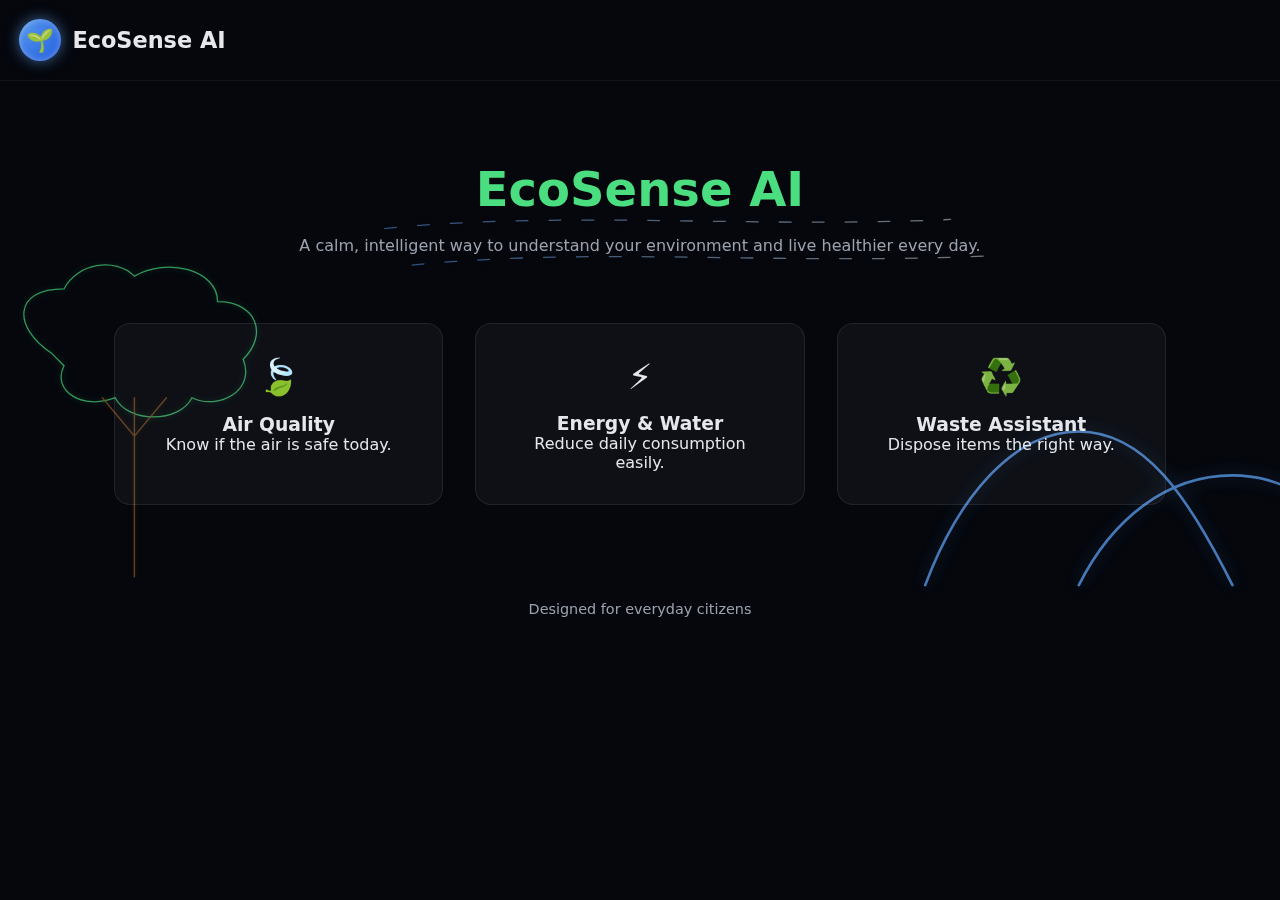
<file: index.html>
<!DOCTYPE html>
<html lang="en">
<head>
    <meta http-equiv="refresh" content="0; url=./frontend/index.html" />
    <title>Redirecting...</title>
</head>
<body>
    <p>If you are not redirected, <a href="./frontend/index.html">click here</a>.</p>
</body>
</html>
</file>
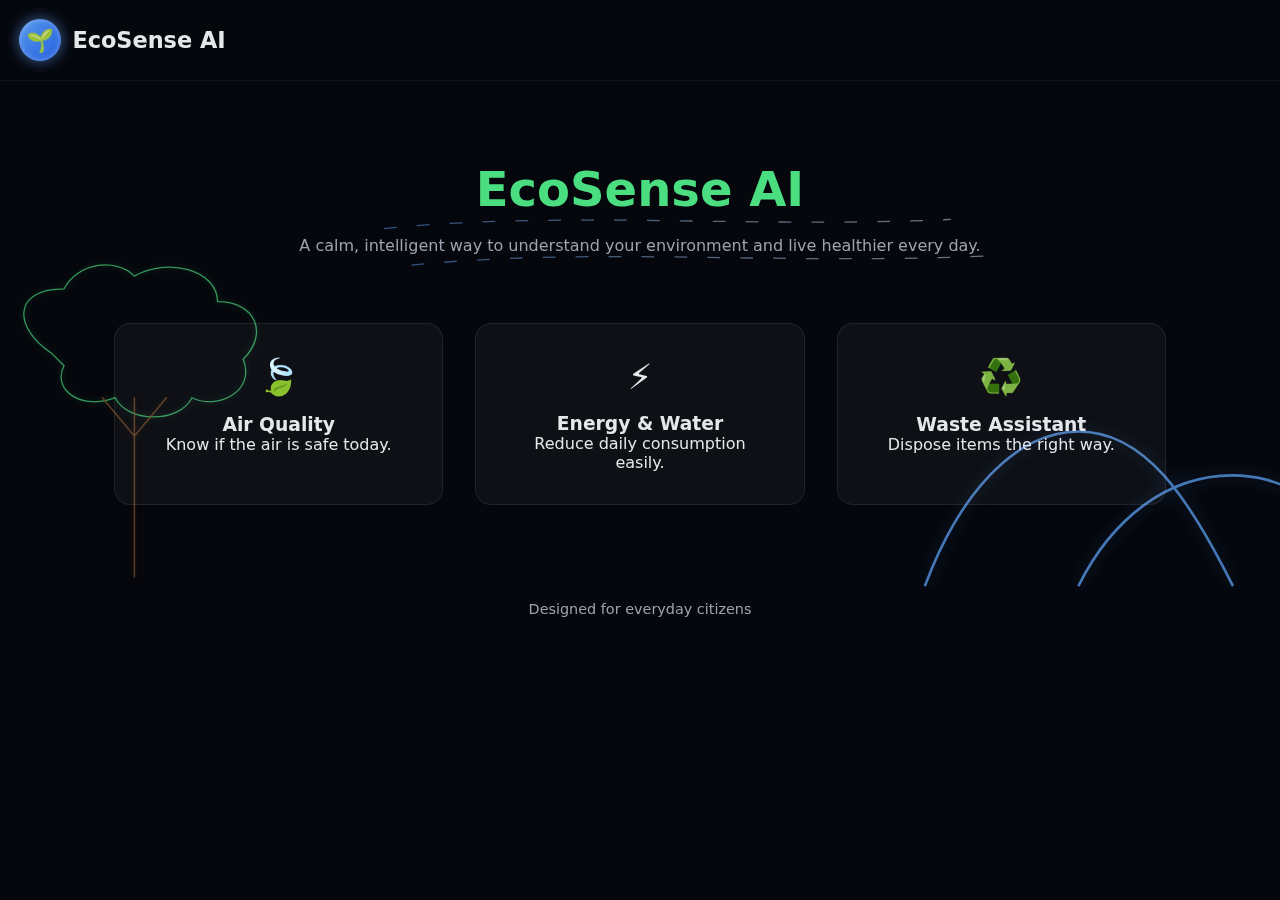
<file: frontend/index.html>
<!DOCTYPE html>
<html lang="en">
<head>
  <meta charset="UTF-8">
  <title>EcoSense AI</title>
  <meta name="viewport" content="width=device-width, initial-scale=1.0">
  <link rel="stylesheet" href="style.css">
</head>
<body>

<!-- BACKGROUND SCENE -->
<svg class="scene" viewBox="0 0 1400 800" preserveAspectRatio="xMidYMid slice">
  <defs>
    <linearGradient id="breezeGradient" x1="0%" y1="0%" x2="100%" y2="0%">
      <stop offset="0%" stop-color="#60a5fa"/>
      <stop offset="100%" stop-color="#f1f5f9"/>
    </linearGradient>
  </defs>

  <!-- TREE CANOPY -->
  <path
    d="
    M200 300
    C140 260, 140 200, 220 200
    C240 160, 300 150, 330 180
    C380 150, 460 170, 460 220
    C520 220, 540 270, 500 310
    C520 360, 460 390, 420 370
    C400 410, 320 410, 300 370
    C250 390, 200 360, 220 320
    Z
    "
    class="tree-leaves"
  />

  <!-- TREE TRUNK -->
  <path
    d="
    M330 370
    C330 460, 330 540, 330 650
    M330 430 L280 370
    M330 430 L380 370
    "
    class="tree-trunk"
  />

  <!-- MOUNTAINS -->
  <path
    d="
    M880 700
    C910 620, 960 560, 1020 560
    C1080 560, 1120 620, 1160 700

    M1020 700
    C1050 640, 1100 600, 1160 600
    C1220 600, 1260 640, 1300 700
    "
    class="mountains"
  />

  <!-- BREEZE -->
  <path d="M420 220 C620 200, 820 220, 1040 210" class="breeze"/>
  <path d="M450 260 C650 240, 850 260, 1080 250" class="breeze"/>
</svg>

<!-- HEADER -->
<header class="header">
  <div class="logo">
  <span class="logo-icon">🌱</span>
  <span>EcoSense AI</span>
</div>

</header>

<!-- MAIN CONTENT -->
<main class="main">
  <section class="hero">
    <h1>EcoSense AI</h1>
    <p>
      A calm, intelligent way to understand your environment  
      and live healthier every day.
    </p>
  </section>

  <section class="features">
    <a href="air-quality.html" class="card">
      <div class="icon">🍃</div>
      <h3>Air Quality</h3>
      <p>Know if the air is safe today.</p>
    </a>

    <a href="energy-water.html" class="card">
      <div class="icon">⚡</div>
      <h3>Energy & Water</h3>
      <p>Reduce daily consumption easily.</p>
    </a>

    <a href="waste-assistant.html" class="card">
      <div class="icon">♻️</div>
      <h3>Waste Assistant</h3>
      <p>Dispose items the right way.</p>
    </a>
  </section>
</main>

<footer class="footer">
  Designed for everyday citizens
</footer>

</body>
</html>
</file>
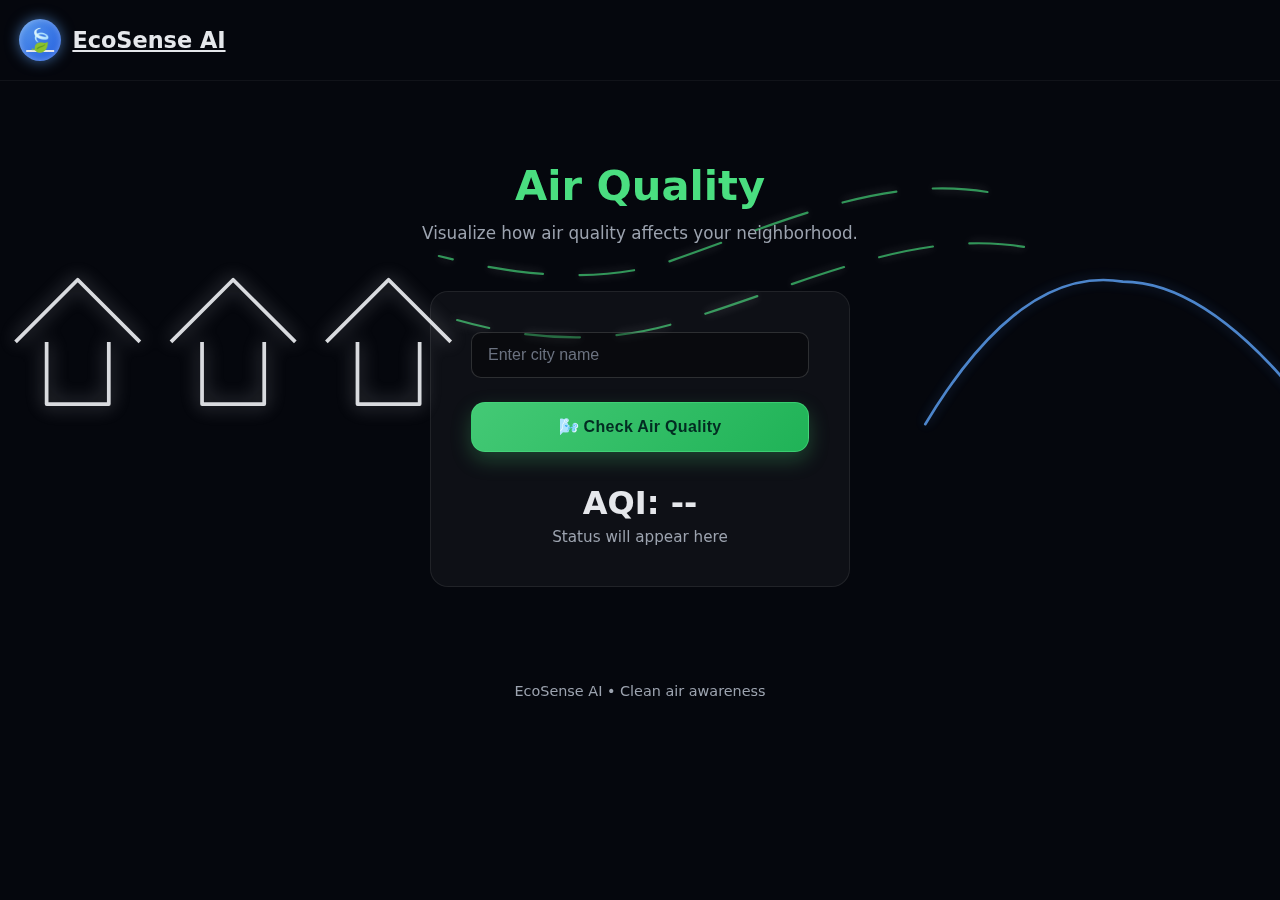
<file: frontend/air-quality.html>
<!DOCTYPE html>
<html lang="en">
<head>
  <meta charset="UTF-8">
  <title>Air Quality | EcoSense AI</title>
  <meta name="viewport" content="width=device-width, initial-scale=1.0">
  <link rel="stylesheet" href="style.css">

  <style>
    /* PAGE SCENE */
    .aqi-scene {
      position: fixed;
      inset: 0;
      z-index: 0;
      pointer-events: none;
      opacity: 0.95;
    }

    .mountains {
      fill: none;
      stroke: var(--blue);
      stroke-width: 2.4;
      filter: drop-shadow(0 0 6px rgba(96,165,250,0.45));
    }

    .houses {
      fill: none;
      stroke: #e5e7eb; /* brighter for visibility */
      stroke-width: 2.4;
      stroke-linejoin: round;
      filter: drop-shadow(0 0 6px rgba(229,231,235,0.5));
    }

    .air-flow {
  fill: none;
  stroke-width: 2.4;
  stroke-linecap: round;

  /* smooth flowing air */
  stroke-dasharray: 60 40;
  animation: airMove 10s linear infinite;

  filter: drop-shadow(0 0 6px rgba(255,255,255,0.45));
  opacity: 0.7;
}

    @keyframes airMove {
      from { stroke-dashoffset: 0; }
      to { stroke-dashoffset: -220; }
    }
  </style>
</head>
<body>

<!-- BACKGROUND SCENE -->
<svg class="aqi-scene" viewBox="0 0 1400 800" preserveAspectRatio="xMidYMid slice">

  <defs>
    <linearGradient id="airGradient" x1="0%" y1="0%" x2="100%" y2="0%">
      <stop id="airStart" offset="0%" stop-color="#4ade80"/>
      <stop id="airEnd" offset="100%" stop-color="#4ade80"/>
    </linearGradient>
  </defs>

  <!-- MOUNTAINS -->
  <g transform="translate(0, -80)">
  <path
    d="
    M880 620
    C940 520, 1000 480, 1060 490
    C1120 490, 1180 540, 1240 620
    "
    class="mountains"
  />
</g>


  <!-- HOUSES (CLEAR & BIGGER) -->
<!-- HOUSES (MOVED LEFT & UP FOR CENTER BALANCE) -->
<g transform="scale(1.7) translate(-510, -380)">
  <path
    d="
    M520 600
    L560 560 L600 600
    M540 600 V640 H580 V600

    M620 600
    L660 560 L700 600
    M640 600 V640 H680 V600

    M720 600
    L760 560 L800 600
    M740 600 V640 H780 V600
    "
    class="houses"
  />
</g>



  <!-- AIR FLOW (MOUNTAINS → HOUSES) -->
  <!-- AIR FLOW (LONG, WAVY BREEZE FROM MOUNTAINS → HOUSES) -->
<!-- AIR FLOW (MOVED UP) -->
<g transform="translate(100, -50)">
  <path
    d="M980 260
       C860 240, 740 300, 620 340
       C540 360, 460 350, 380 330"
    class="air-flow"
    stroke="url(#airGradient)"
  />

  <path
    d="M1020 320
       C900 300, 780 360, 650 400
       C560 430, 470 420, 400 400"
    class="air-flow"
    stroke="url(#airGradient)"
  />
</g>

</svg>

<header class="header">
  <a href="index.html" class="logo">
    <span class="logo-icon">🍃️</span>
    <span>EcoSense AI</span>
  </a>
</header>



<main class="main">

  <section class="page-header">
    <h1>Air Quality</h1>
    <p>Visualize how air quality affects your neighborhood.</p>
  </section>

  <section class="aqi-card">
    <input id="city" type="text" placeholder="Enter city name">
    <button class="btn" onclick="checkAQI()">🌬️ Check Air Quality</button>


    <div class="aqi-result">
      <div class="aqi-value" id="aqiValue">AQI: --</div>
      <div class="aqi-status" id="aqiStatus">Status will appear here</div>
    </div>
  </section>

</main>

<footer class="footer">
  EcoSense AI • Clean air awareness
</footer>

<script>
function checkAQI() {
  // Demo AQI value (we'll replace with real API later)
  const aqi = Math.floor(Math.random() * 300) + 1;

  const valueEl = document.getElementById("aqiValue");
  const statusEl = document.getElementById("aqiStatus");

  const airStart = document.getElementById("airStart");
  const airEnd = document.getElementById("airEnd");

  // Reset old color classes
  valueEl.className = "aqi-value";
  statusEl.className = "aqi-status";

  valueEl.textContent = "AQI: " + aqi;

  if (aqi <= 50) {
    statusEl.textContent = "Good – Clean Air";

    valueEl.classList.add("aqi-good");
    statusEl.classList.add("aqi-good");

    airStart.setAttribute("stop-color", "#4ade80");
    airEnd.setAttribute("stop-color", "#4ade80");
  }
  else if (aqi <= 100) {
    statusEl.textContent = "Moderate – Acceptable Air";

    valueEl.classList.add("aqi-moderate");
    statusEl.classList.add("aqi-moderate");

    airStart.setAttribute("stop-color", "#facc15");
    airEnd.setAttribute("stop-color", "#fde047");
  }
  else {
    statusEl.textContent = "Poor – Unhealthy Air";

    valueEl.classList.add("aqi-poor");
    statusEl.classList.add("aqi-poor");

    airStart.setAttribute("stop-color", "#ef4444");
    airEnd.setAttribute("stop-color", "#f87171");
  }
}
</script>


</body>
</html>
</file>
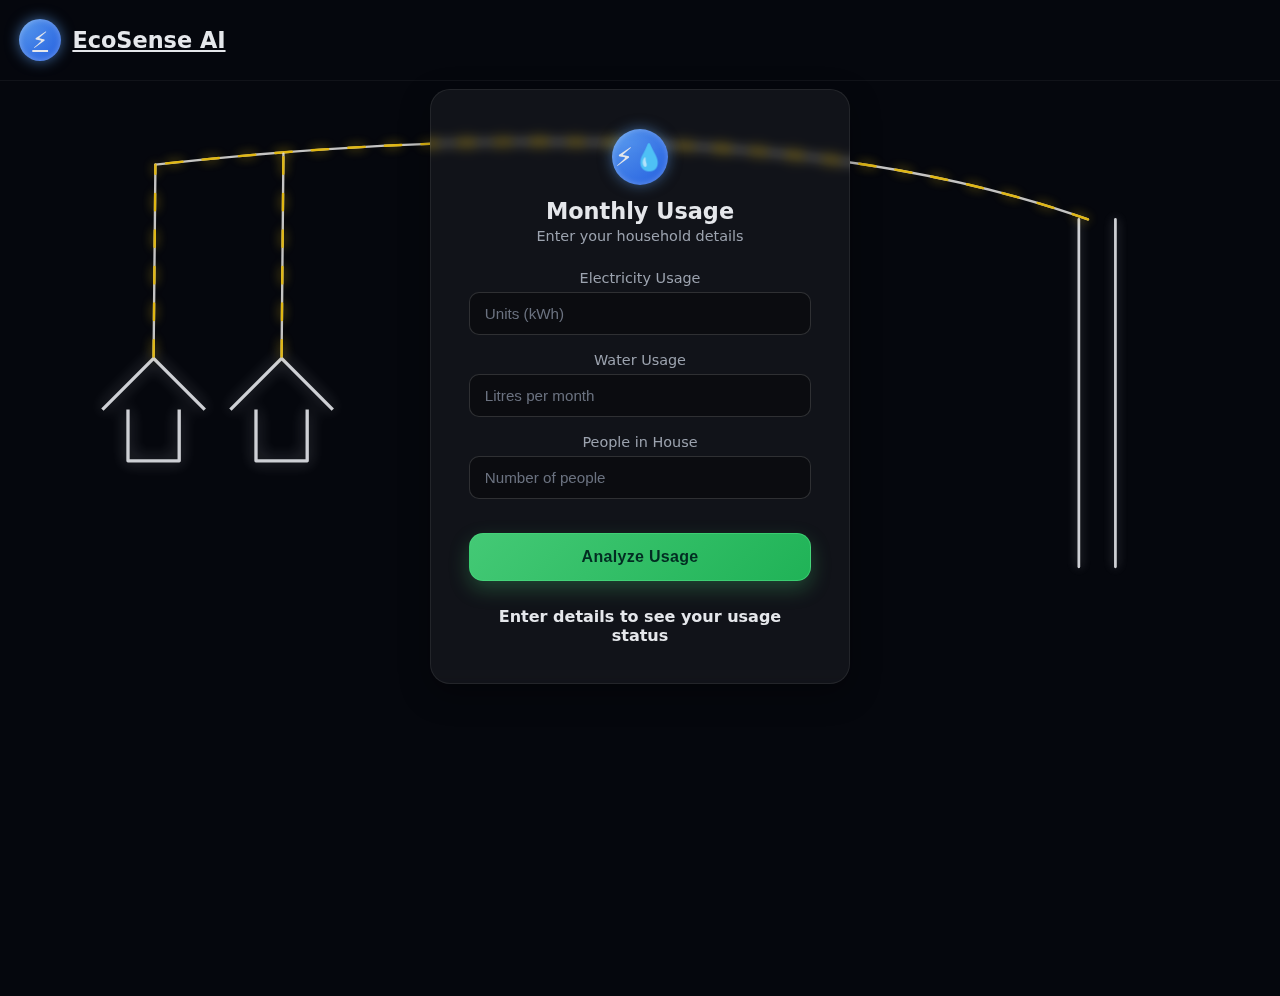
<file: frontend/energy-water.html>
<!DOCTYPE html>
<html lang="en">
<head>
  <meta charset="UTF-8">
  <title>Energy & Water | EcoSense AI</title>
  <meta name="viewport" content="width=device-width, initial-scale=1.0">
  <link rel="stylesheet" href="style.css">

  <!-- PAGE-ONLY FIXES -->
  <style>
    html, body {
      height: 100%;
      overflow: hidden;
    }

    body {
      display: flex;
      flex-direction: column;
    }

    .header,
    .footer {
      flex-shrink: 0;
    }

    .main {
      flex: 1;
      display: flex;
      align-items: center;
      justify-content: center;
      position: relative;
      z-index: 2;
    }

    .energy-card {
  width: 100%;
  max-width: 420px;
  z-index: 3;
  backdrop-filter: blur(6px);

  transform: translateY(-120px); /* moves card UP */
}

  </style>
</head>

<body>

<!-- BACKGROUND ENERGY SCENE -->
<svg class="energy-scene" viewBox="0 0 1400 800" preserveAspectRatio="xMidYMid slice">

  <!-- POWER POLES (RIGHT) -->
  <g class="power-poles">
    <line x1="1180" y1="240" x2="1180" y2="620"/>
    <line x1="1220" y1="240" x2="1220" y2="620"/>
  </g>

  <!-- HOUSES (LEFT) -->
  <g class="energy-houses" transform="scale(1.4) translate(-220, -280)">
    <path
      d="
        M300 600 L340 560 L380 600
        M320 600 V640 H360 V600

        M400 600 L440 560 L480 600
        M420 600 V640 H460 V600
      "
    />
  </g>

  <!-- POWER LINE (DECORATIVE, ABOVE CARD) -->
  <g class="power-line-group" transform="translate(10, -120)">

    <!-- Main curve -->
    <path
      d="M1180 360 C900 260, 520 260, 160 300"
      class="wire-base"
    />
    <path
      d="M1180 360 C900 260, 520 260, 160 300"
      class="wire-energy-horizontal"
    />

  <!-- Vertical drop (grouped) -->
<g class="vertical-drop" transform="translate(5, 250)">

  <path
    d="M153 260 L155 50"
    class="wire-base"
  />

  <path
    d="M153 260 L155 50"
    class="wire-energy-vertical"
  />

</g>

  </g>
  <!-- Vertical drop (grouped) -->
<g class="vertical-drop" transform="translate(155,130)">

  <path
    d="M153 260 L155 38"
    class="wire-base"
  />

  <path
    d="M153 260 L155 38"
    class="wire-energy-vertical"
  />

</g>

</svg>

<!-- HEADER -->
<header class="header">
  <a href="index.html" class="logo">
    <span class="logo-icon">⚡</span>
    <span>EcoSense AI</span>
  </a>
</header>

<!-- MAIN CONTENT -->
<main class="main">

  <section class="energy-card">

    <div class="energy-card-header">
      <div class="energy-icon">⚡💧</div>
      <h2>Monthly Usage</h2>
      <p>Enter your household details</p>
    </div>

    <div class="energy-fields">

      <div class="field">
        <label for="electricity">Electricity Usage</label>
        <input type="number" id="electricity" placeholder="Units (kWh)">
      </div>

      <div class="field">
        <label for="water">Water Usage</label>
        <input type="number" id="water" placeholder="Litres per month">
      </div>

      <div class="field">
        <label for="people">People in House</label>
        <input type="number" id="people" placeholder="Number of people">
      </div>

    </div>

    <button class="btn energy-btn" onclick="checkUsage()">
      Analyze Usage
    </button>

    <div class="usage-result">
      <div class="usage-status" id="usageStatus">
        Enter details to see your usage status
      </div>
    </div>

  </section>

</main>

<!-- FOOTER -->
<footer class="footer">
  EcoSense AI • Smart energy, smart living
</footer>

<script>
function checkUsage() {
  const electricity = Number(document.getElementById("electricity").value);
  const water = Number(document.getElementById("water").value);
  const people = Number(document.getElementById("people").value);

  const result = document.getElementById("usageStatus");

  if (!electricity || !water || !people) {
    result.textContent = "Please fill all fields.";
    result.style.color = "#facc15";
    return;
  }

  const elecPerPerson = electricity / people;
  const waterPerPerson = water / people;

  if (elecPerPerson < 50 && waterPerPerson < 2500) {
    result.textContent = "Excellent! Your usage is efficient 🌱";
    result.style.color = "#4ade80";
  } else if (elecPerPerson < 80 && waterPerPerson < 4000) {
    result.textContent = "Moderate usage. You can still save more 💡";
    result.style.color = "#facc15";
  } else {
    result.textContent = "High usage! Consider reducing consumption 🚰";
    result.style.color = "#ef4444";
  }
}
</script>

</body>
</html>
</file>
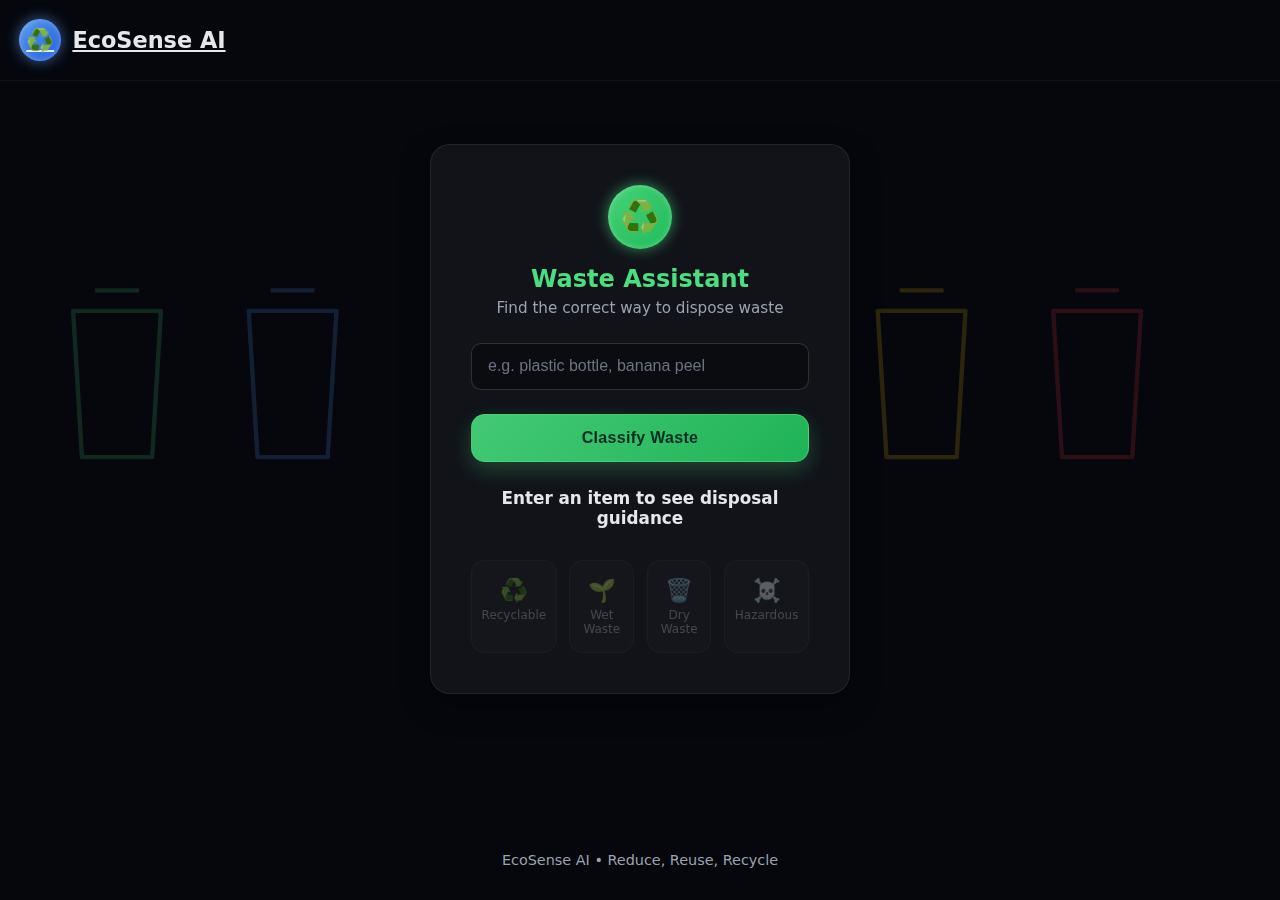
<file: frontend/waste-assistant.html>
<!DOCTYPE html>
<html lang="en">
<head>
  <meta charset="UTF-8">
  <title>Waste Management | EcoSense AI</title>
  <meta name="viewport" content="width=device-width, initial-scale=1.0">
  <link rel="stylesheet" href="style.css">

  <!-- PAGE-ONLY STYLES -->
  <style>
    html, body {
      height: 100%;
      overflow: hidden;
    }

    body {
      display: flex;
      flex-direction: column;
    }

    .main {
      flex: 1;
      display: flex;
      align-items: center;
      justify-content: center;
      z-index: 2;
    }

    /* CARD */
    .waste-card {
      width: 100%;
      max-width: 420px;
      padding: 2.5rem;

      background: rgba(255,255,255,0.05);
      border: 1px solid rgba(255,255,255,0.08);
      border-radius: 20px;

      text-align: center;
      backdrop-filter: blur(6px);
      box-shadow: 0 12px 30px rgba(0,0,0,0.35);

      transform: translateY(-40px);
    }

    /* ICON */
    .waste-icon {
      width: 64px;
      height: 64px;
      margin: 0 auto 1rem;

      display: flex;
      align-items: center;
      justify-content: center;

      font-size: 2rem;
      border-radius: 50%;

      background: radial-gradient(
        circle at top left,
        rgba(74,222,128,0.95),
        rgba(34,197,94,0.95)
      );

      box-shadow:
        0 0 14px rgba(74,222,128,0.6),
        inset 0 0 6px rgba(255,255,255,0.3);
    }

    .waste-card h2 {
      font-size: 1.5rem;
      margin-bottom: 0.4rem;
      color: var(--green);
    }

    .waste-card p {
      font-size: 0.95rem;
      color: var(--text-soft);
      margin-bottom: 1.6rem;
    }

    /* INPUT */
    .waste-card input {
      width: 100%;
      padding: 0.85rem 1rem;
      border-radius: 10px;
      border: 1px solid rgba(255,255,255,0.15);
      background: rgba(0,0,0,0.35);
      color: var(--text-main);
      font-size: 1rem;
      outline: none;
    }

    .waste-card input::placeholder {
      color: #6b7280;
    }

    /* RESULT */
    .waste-result {
      margin-top: 1.6rem;
      font-size: 1.05rem;
      font-weight: 600;
      cursor: pointer;
    }

    /* =========================
       WASTE BINS
       ========================= */

    .bins {
      margin-top: 2rem;
      display: grid;
      grid-template-columns: repeat(4, 1fr);
      gap: 0.8rem;
    }

    .bin {
      padding: 1rem 0.6rem;
      border-radius: 14px;
      font-size: 1.4rem;

      display: flex;
      flex-direction: column;
      align-items: center;
      gap: 0.3rem;

      background: rgba(255,255,255,0.04);
      border: 1px solid rgba(255,255,255,0.08);

      opacity: 0.35;
      transition: all 0.25s ease;
    }

    .bin span {
      font-size: 0.75rem;
      color: var(--text-soft);
    }

    .bin.active {
      opacity: 1;
      transform: translateY(-4px);
    }

    .bin.recycle.active {
      background: rgba(74,222,128,0.15);
      border-color: rgba(74,222,128,0.5);
      box-shadow: 0 0 20px rgba(74,222,128,0.6);
    }

    .bin.wet.active {
      background: rgba(34,197,94,0.15);
      border-color: rgba(34,197,94,0.5);
      box-shadow: 0 0 20px rgba(34,197,94,0.6);
    }

    .bin.dry.active {
      background: rgba(229,231,235,0.15);
      border-color: rgba(229,231,235,0.4);
      box-shadow: 0 0 20px rgba(229,231,235,0.5);
    }

    .bin.hazardous.active {
      background: rgba(239,68,68,0.15);
      border-color: rgba(239,68,68,0.5);
      box-shadow: 0 0 20px rgba(239,68,68,0.6);
    }
	
/* =========================
   BACKGROUND WASTE SCENE
   ========================= */

.waste-scene {
  position: fixed;
  inset: 0;
  z-index: 0;
  pointer-events: none;
  opacity: 0.4;
}

path.bg-bin {
  fill: none;
  stroke-width: 3;
  stroke-linejoin: round;
  opacity: 0.4;
  transition: opacity 0.3s ease, filter 0.3s ease;
}

/* ACTIVE */
path.bg-bin.active {
  opacity: 1;
}

/* GREEN – Recyclable */
path.bg-bin.recycle {
  stroke: #4ade80;
}
path.bg-bin.recycle.active {
  filter:
    drop-shadow(0 0 16px rgba(74,222,128,0.9))
    drop-shadow(0 0 36px rgba(74,222,128,0.7));
}

/* BLUE – Wet Waste */
path.bg-bin.wet {
  stroke: #60a5fa;
}
path.bg-bin.wet.active {
  filter:
    drop-shadow(0 0 16px rgba(96,165,250,0.9))
    drop-shadow(0 0 36px rgba(96,165,250,0.7));
}

/* YELLOW – Dry Waste */
path.bg-bin.dry {
  stroke: #facc15;
}
path.bg-bin.dry.active {
  filter:
    drop-shadow(0 0 16px rgba(250,204,21,0.9))
    drop-shadow(0 0 36px rgba(250,204,21,0.7));
}

/* RED – Hazardous */
path.bg-bin.hazardous {
  stroke: #ef4444;
}
path.bg-bin.hazardous.active {
  filter:
    drop-shadow(0 0 16px rgba(239,68,68,0.9))
    drop-shadow(0 0 36px rgba(239,68,68,0.7));
}

  </style>
</head>

<body>
<!-- BACKGROUND DUSTBINS (DECORATIVE ONLY) -->
<svg class="waste-scene" viewBox="0 0 1400 800" preserveAspectRatio="xMidYMid slice">

  <!-- LEFT SIDE BACKGROUND BINS -->
  <g transform="translate(80, 340) scale(1.6)">
    <!-- Recyclable -->
    <path
      d="M0 0 L60 0 L54 100 H6 Z M15 -14 H45"
      class="bg-bin recycle"
      id="bg-bin-recycle"
    />
    <!-- Wet -->
    <path
      d="M120 0 L180 0 L174 100 H126 Z M135 -14 H165"
      class="bg-bin wet"
      id="bg-bin-wet"
    />
  </g>

  <!-- RIGHT SIDE BACKGROUND BINS -->
  <g transform="translate(960, 340) scale(1.6)">
    <!-- Dry -->
    <path
      d="M0 0 L60 0 L54 100 H6 Z M15 -14 H45"
      class="bg-bin dry"
      id="bg-bin-dry"
    />
    <!-- Hazardous -->
    <path
      d="M120 0 L180 0 L174 100 H126 Z M135 -14 H165"
      class="bg-bin hazardous"
      id="bg-bin-hazardous"
    />
  </g>

</svg>


<!-- HEADER -->
<header class="header">
  <a href="index.html" class="logo">
    <span class="logo-icon">♻️</span>
    <span>EcoSense AI</span>
  </a>
</header>

<!-- MAIN -->
<main class="main">
  <section class="waste-card">

    <div class="waste-icon">♻️</div>

    <h2>Waste Assistant</h2>
    <p>Find the correct way to dispose waste</p>

    <input
      type="text"
      id="wasteItem"
      placeholder="e.g. plastic bottle, banana peel"
    >

    <button class="btn" onclick="classifyWaste()">
      Classify Waste
    </button>

    <div class="waste-result" id="wasteResult">
      Enter an item to see disposal guidance
    </div>

    <!-- BINS -->
    <div class="bins">
      <div class="bin recycle" id="bin-recycle">♻️<span>Recyclable</span></div>
      <div class="bin wet" id="bin-wet">🌱<span>Wet Waste</span></div>
      <div class="bin dry" id="bin-dry">🗑️<span>Dry Waste</span></div>
      <div class="bin hazardous" id="bin-hazardous">☠️<span>Hazardous</span></div>
    </div>

  </section>
</main>

<!-- FOOTER -->
<footer class="footer">
  EcoSense AI • Reduce, Reuse, Recycle
</footer>

<script>
function classifyWaste() {
  const item = document.getElementById("wasteItem").value.toLowerCase();
  const result = document.getElementById("wasteResult");

  document.querySelectorAll(".bin").forEach(bin =>
    bin.classList.remove("active")
  );

  if (!item) {
    result.textContent = "Please enter a waste item.";
    result.style.color = "#facc15";
    return;
  }

  if (item.includes("plastic") || item.includes("bottle") || item.includes("paper")) {
    result.textContent = "Recyclable ♻️ – Put it in the recycling bin.";
    result.style.color = "#4ade80";
    document.getElementById("bin-recycle").classList.add("active");
  }
  else if (item.includes("food") || item.includes("banana") || item.includes("vegetable")) {
    result.textContent = "Wet waste 🌱 – Compost it if possible.";
    result.style.color = "#22c55e";
    document.getElementById("bin-wet").classList.add("active");
  }
  else if (item.includes("battery") || item.includes("chemical") || item.includes("medicine")) {
    result.textContent = "Hazardous ☠️ – Dispose at a special facility.";
    result.style.color = "#ef4444";
    document.getElementById("bin-hazardous").classList.add("active");
  }
  else {
    result.textContent = "Dry waste 🗑️ – Dispose responsibly.";
    result.style.color = "#e5e7eb";
    document.getElementById("bin-dry").classList.add("active");
  }
}
</script>

</body>
</html>
</file>
<file: frontend/style.css>
/* RESET */
* {
  margin: 0;
  padding: 0;
  box-sizing: border-box;
}

/* THEME */
:root {
  --bg: #05070d;
  --text-main: #e5e7eb;
  --text-soft: #9ca3af;

  --green: #4ade80;
  --brown: #8b5a2b;
  --blue: #60a5fa;
}

/* BODY */
body {
  font-family: system-ui, sans-serif;
  background: var(--bg);
  color: var(--text-main);
  min-height: 100vh;
  overflow-x: hidden;
}
/* =========================
   DISABLE PAGE SCROLL
   ========================= */
html, body {
  height: 100%;
  overflow: hidden;
}

/* BACKGROUND SCENE */
.scene {
  position: fixed;
  inset: 0;
  z-index: 0;
  pointer-events: none;
  opacity: 0.85;
}

/* TREE — FULLY LEFT (OUTSIDE CONTENT) */
.tree-leaves {
  fill: none;
  stroke: var(--green);
  stroke-width: 2;
  filter: drop-shadow(0 0 6px rgba(74,222,128,0.45));

  /* lowered to match mountain base */
  transform: scale(0.7) translate(-420px, 80px);
  transform-origin: center;

  opacity: 0.8;
}

.tree-trunk {
  fill: none;
  stroke: var(--brown);
  stroke-width: 2.2;
  stroke-linecap: round;
  filter: drop-shadow(0 0 5px rgba(139,90,43,0.4));

  /* lowered to match mountain base */
  transform: scale(0.7) translate(-420px, 80px);
  transform-origin: center;

  opacity: 0.8;
}


/* MOUNTAINS — RIGHT & BALANCED */
.mountains {
  fill: none;
  stroke: var(--blue);
  stroke-width: 2.4;
  stroke-linecap: round;
  filter: drop-shadow(0 0 8px rgba(96,165,250,0.45));

  /* move UP, not down */
  transform: scale(1.2) translate(80px, -100px);
  transform-origin: center;

  opacity: 0.85;
}


/* BREEZE — ABOVE CONTENT ONLY */
.breeze {
  fill: none;
  stroke: url(#breezeGradient);
  stroke-width: 1.4;
  stroke-dasharray: 14 22;
  animation: breezeMove 14s linear infinite;
  filter: drop-shadow(0 0 5px rgba(148,163,184,0.35));
  opacity: 0.55;
  transform: translateY(30px);
}

@keyframes breezeMove {
  from { stroke-dashoffset: 0; }
  to { stroke-dashoffset: -220; }
}

/* CONTENT LAYER */
.header,
.main,
.footer {
  position: relative;
  z-index: 2;
  text-align: center;
}

/* HEADER */
.header {
  padding: 1.2rem;
  border-bottom: 1px solid rgba(255,255,255,0.05);
}

/* MAIN */
.main {
  max-width: 1100px;
  margin: auto;
  padding: 5rem 1.5rem 4rem;
}

/* HERO */
.hero h1 {
  font-size: 3rem;
  color: var(--green);
}

.hero p {
  margin-top: 1rem;
  color: var(--text-soft);
  line-height: 1.6;
}

/* FEATURES */
.features {
  margin-top: 4rem;
  display: grid;
  grid-template-columns: repeat(auto-fit, minmax(240px, 1fr));
  gap: 2rem;
}

.card {
  text-decoration: none;
  color: inherit;
  background: rgba(255,255,255,0.04);
  border: 1px solid rgba(255,255,255,0.08);
  border-radius: 16px;
  padding: 2rem;
  transition: transform 0.2s ease, box-shadow 0.2s ease;
}

.card:hover {
  transform: translateY(-6px);
  box-shadow: 0 0 20px rgba(74,222,128,0.25);
}

.icon {
  font-size: 2.2rem;
  margin-bottom: 1rem;
}

/* FOOTER */
.footer {
  padding: 2rem;
  font-size: 0.9rem;
  color: var(--text-soft);
}
/* AIR QUALITY PAGE */

.page-header {
  text-align: center;
  margin-bottom: 3rem;
}

.page-header h1 {
  font-size: 2.6rem;
  color: var(--green);
}

.page-header p {
  margin-top: 0.8rem;
  color: var(--text-soft);
  font-size: 1.05rem;
}

/* AQI CARD */
.aqi-card {
  max-width: 420px;
  margin: auto;
  background: rgba(255,255,255,0.04);
  border: 1px solid rgba(255,255,255,0.08);
  border-radius: 18px;
  padding: 2.5rem;
  text-align: center;
}

.aqi-card label {
  display: block;
  margin-bottom: 0.6rem;
  color: var(--text-soft);
  font-size: 0.95rem;
}

.aqi-card input {
  width: 100%;
  padding: 0.8rem 1rem;
  border-radius: 10px;
  border: 1px solid rgba(255,255,255,0.15);
  background: rgba(0,0,0,0.3);
  color: var(--text-main);
  outline: none;
  font-size: 1rem;
}

.aqi-card input::placeholder {
  color: #6b7280;
}

/* CHECK AQI BUTTON – ENHANCED */
.btn {
  width: 100%;
  margin-top: 1.5rem;
  padding: 0.9rem 1.2rem;

  border-radius: 14px;
  border: 1px solid rgba(74, 222, 128, 0.6);

  background: linear-gradient(
    135deg,
    rgba(74, 222, 128, 0.9),
    rgba(34, 197, 94, 0.9)
  );

  color: #022c22;
  font-size: 1rem;
  font-weight: 700;
  letter-spacing: 0.3px;

  cursor: pointer;

  box-shadow:
    0 8px 20px rgba(74, 222, 128, 0.25),
    inset 0 0 0 rgba(255,255,255,0);

  transition: all 0.25s ease;
}

/* Hover */
.btn:hover {
  transform: translateY(-2px);
  box-shadow:
    0 12px 28px rgba(74, 222, 128, 0.45),
    inset 0 0 12px rgba(255,255,255,0.25);
}

/* Click */
.btn:active {
  transform: translateY(0);
  box-shadow:
    0 6px 16px rgba(74, 222, 128, 0.35);
}


/* RESULT */
.aqi-result {
  margin-top: 2rem;
}

.aqi-value {
  font-size: 2rem;
  font-weight: 700;
  /* color removed so JS can control it */
}


.aqi-status {
  margin-top: 0.4rem;
  color: var(--text-soft);
  font-size: 0.95rem;
}
/* AQI STATUS COLOR STATES */
.aqi-good {
  color: #4ade80;   /* Green */
}

.aqi-moderate {
  color: #facc15;   /* Yellow */
}

.aqi-poor {
  color: #ef4444;   /* Red */
}
/* =========================
   ECO SENSE AI LOGO
   ========================= */

.logo {
  display: flex;
  align-items: center;
  gap: 0.7rem;

  font-weight: 800;
  font-size: 1.4rem;
  color: var(--text-main);
}

.logo-icon {
  width: 42px;
  height: 42px;
  border-radius: 50%;

  display: flex;
  align-items: center;
  justify-content: center;

  font-size: 1.4rem;

  /* BLUE THEME */
  background: radial-gradient(
    circle at top left,
    rgba(96, 165, 250, 0.95),   /* light blue */
    rgba(37, 99, 235, 0.95)     /* deep blue */
  );

  box-shadow:
    0 0 14px rgba(96, 165, 250, 0.6),
    inset 0 0 6px rgba(255, 255, 255, 0.35);
}
/* AIR QUALITY PAGE ICON */
.aqi-page-icon {
  width: 64px;
  height: 64px;
  margin: 0 auto 0.8rem;

  display: flex;
  align-items: center;
  justify-content: center;

  font-size: 2rem;
  border-radius: 50%;

 background: radial-gradient(
    circle at top left,
    rgba(96, 165, 250, 0.95),   /* light blue */
    rgba(37, 99, 235, 0.95)     /* deep blue */
  );
  );

  box-shadow:
  0 0 10px rgba(96, 165, 250, 0.45),
  inset 0 0 4px rgba(255, 255, 255, 0.3);

}

/* =========================
   ELECTRICITY VISUALS
   ========================= */

/* Base white power cable */
.wire-base {
  fill: none;
  stroke: #ffffff;
  stroke-width: 2.6;
  stroke-linecap: round;
  opacity: 0.85;
}

/* Yellow electricity flowing horizontally (pole → house) */
.wire-energy-horizontal {
  fill: none;
  stroke: #facc15;
  stroke-width: 2.6;
  stroke-linecap: round;

  stroke-dasharray: 18 22;
  animation: powerFlowHorizontal 2.6s linear infinite;

  filter: drop-shadow(0 0 6px rgba(250, 204, 21, 0.8));
}

/* Yellow electricity flowing vertically (top → down into house) */
.wire-energy-vertical {
  fill: none;
  stroke: #facc15;
  stroke-width: 2.6;
  stroke-linecap: round;

  stroke-dasharray: 18 22;
  animation: powerFlowVertical 2.4s linear infinite;

  filter: drop-shadow(0 0 6px rgba(250, 204, 21, 0.8));
}

/* Horizontal electricity animation */
@keyframes powerFlowHorizontal {
  from { stroke-dashoffset: 0; }
  to   { stroke-dashoffset: -160; }
}

/* Vertical electricity animation (DOWNWARD) */
@keyframes powerFlowVertical {
  from { stroke-dashoffset: 0; }
  to   { stroke-dashoffset: 160; }
}


/* =========================
   WATER VISUALS
   ========================= */

/* Base water pipe */
.pipe-base {
  fill: none;
  stroke: #e5e7eb;
  stroke-width: 2.4;
  stroke-linecap: round;
  opacity: 0.75;
}

/* Flowing water inside pipe */
.pipe-water {
  fill: none;
  stroke: #60a5fa;
  stroke-width: 2.4;
  stroke-linecap: round;

  stroke-dasharray: 12 18;
  animation: waterFlow 3.2s linear infinite;

  filter: drop-shadow(0 0 6px rgba(96, 165, 250, 0.7));
}

/* Water flow animation */
@keyframes waterFlow {
  from { stroke-dashoffset: 0; }
  to   { stroke-dashoffset: -140; }
}
/* ENERGY BACKGROUND SVG */
.energy-scene {
  position: fixed;
  inset: 0;
  z-index: 0;
  pointer-events: none;
  opacity: 0.9;
}
 /* =========================
   ENERGY PAGE — VISIBILITY FIX
   ========================= */

/* Power poles */
.power-poles line {
  stroke: #e5e7eb;
  stroke-width: 3;
  stroke-linecap: round;
  filter: drop-shadow(0 0 6px rgba(229,231,235,0.4));
}

/* Houses */
.energy-houses path {
  fill: none;
  stroke: #e5e7eb;
  stroke-width: 2.6;
  stroke-linejoin: round;
  filter: drop-shadow(0 0 6px rgba(229,231,235,0.45));
}
/* =========================
   ENERGY & WATER CARD (CLEAN)
   ========================= */

.energy-card {
  max-width: 420px;
  margin: 3rem auto;
  padding: 2.4rem;

  background: rgba(255,255,255,0.05);
  border: 1px solid rgba(255,255,255,0.08);
  border-radius: 20px;

  display: flex;
  flex-direction: column;
  gap: 1.6rem;

  box-shadow: 0 10px 30px rgba(0,0,0,0.35);
}

/* Header */
.energy-card-header {
  text-align: center;
}

.energy-icon {
  width: 56px;
  height: 56px;
  margin: 0 auto 0.8rem;

  display: flex;
  align-items: center;
  justify-content: center;

  font-size: 1.6rem;
  border-radius: 50%;

  background: radial-gradient(
    circle at top left,
    rgba(96,165,250,0.95),
    rgba(37,99,235,0.95)
  );

  box-shadow:
    0 0 14px rgba(96,165,250,0.5),
    inset 0 0 6px rgba(255,255,255,0.3);
}

.energy-card-header h2 {
  font-size: 1.4rem;
  font-weight: 700;
}

.energy-card-header p {
  margin-top: 0.3rem;
  font-size: 0.9rem;
  color: var(--text-soft);
}

/* Fields */
.energy-fields {
  display: grid;
  gap: 1.1rem;
}

.field label {
  display: block;
  margin-bottom: 0.35rem;
  font-size: 0.9rem;
  color: var(--text-soft);
}

.field input {
  width: 100%;
  padding: 0.75rem 0.9rem;
  border-radius: 10px;
  border: 1px solid rgba(255,255,255,0.15);
  background: rgba(0,0,0,0.35);
  color: var(--text-main);
  font-size: 0.95rem;
  outline: none;
}

.field input::placeholder {
  color: #6b7280;
}

/* Button */
.energy-btn {
  margin-top: 0.5rem;
}

/* Result */
.usage-result {
  text-align: center;
}

.usage-status {
  font-size: 1rem;
  font-weight: 600;
}
</file>
